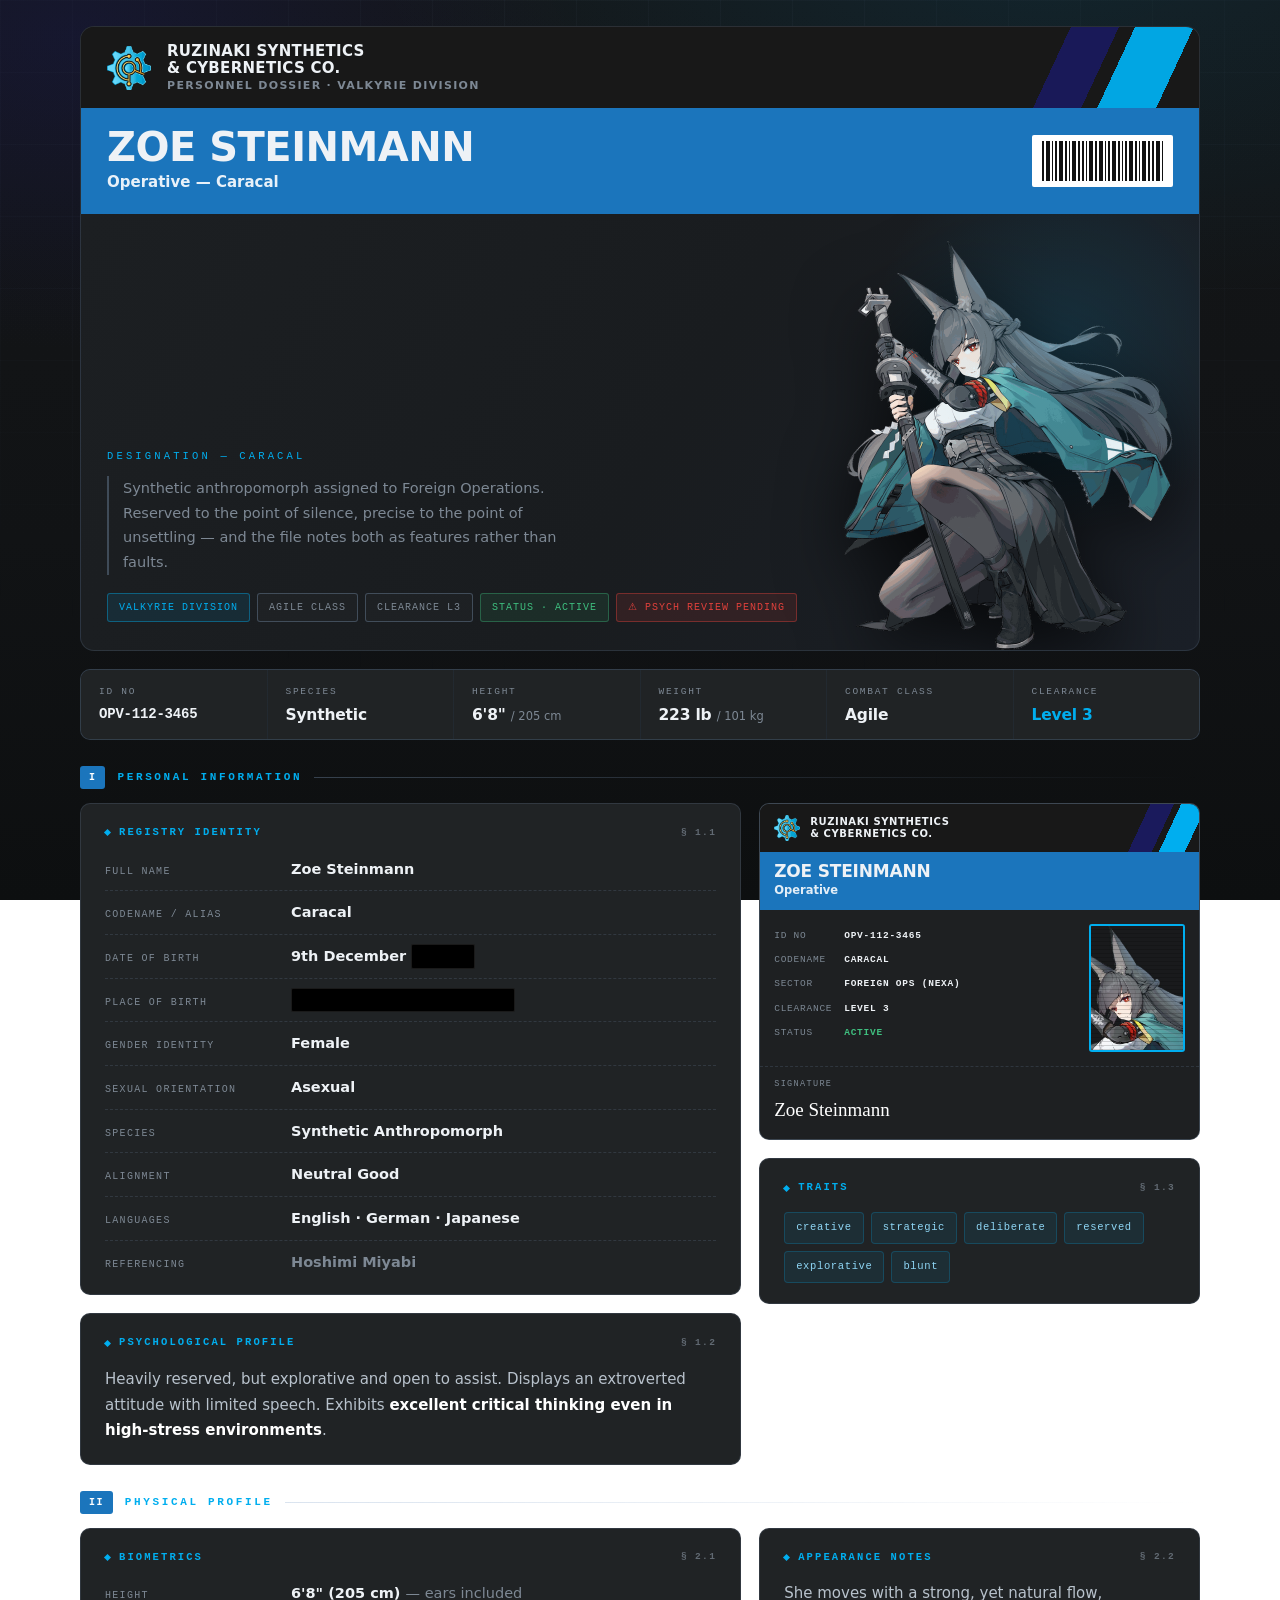
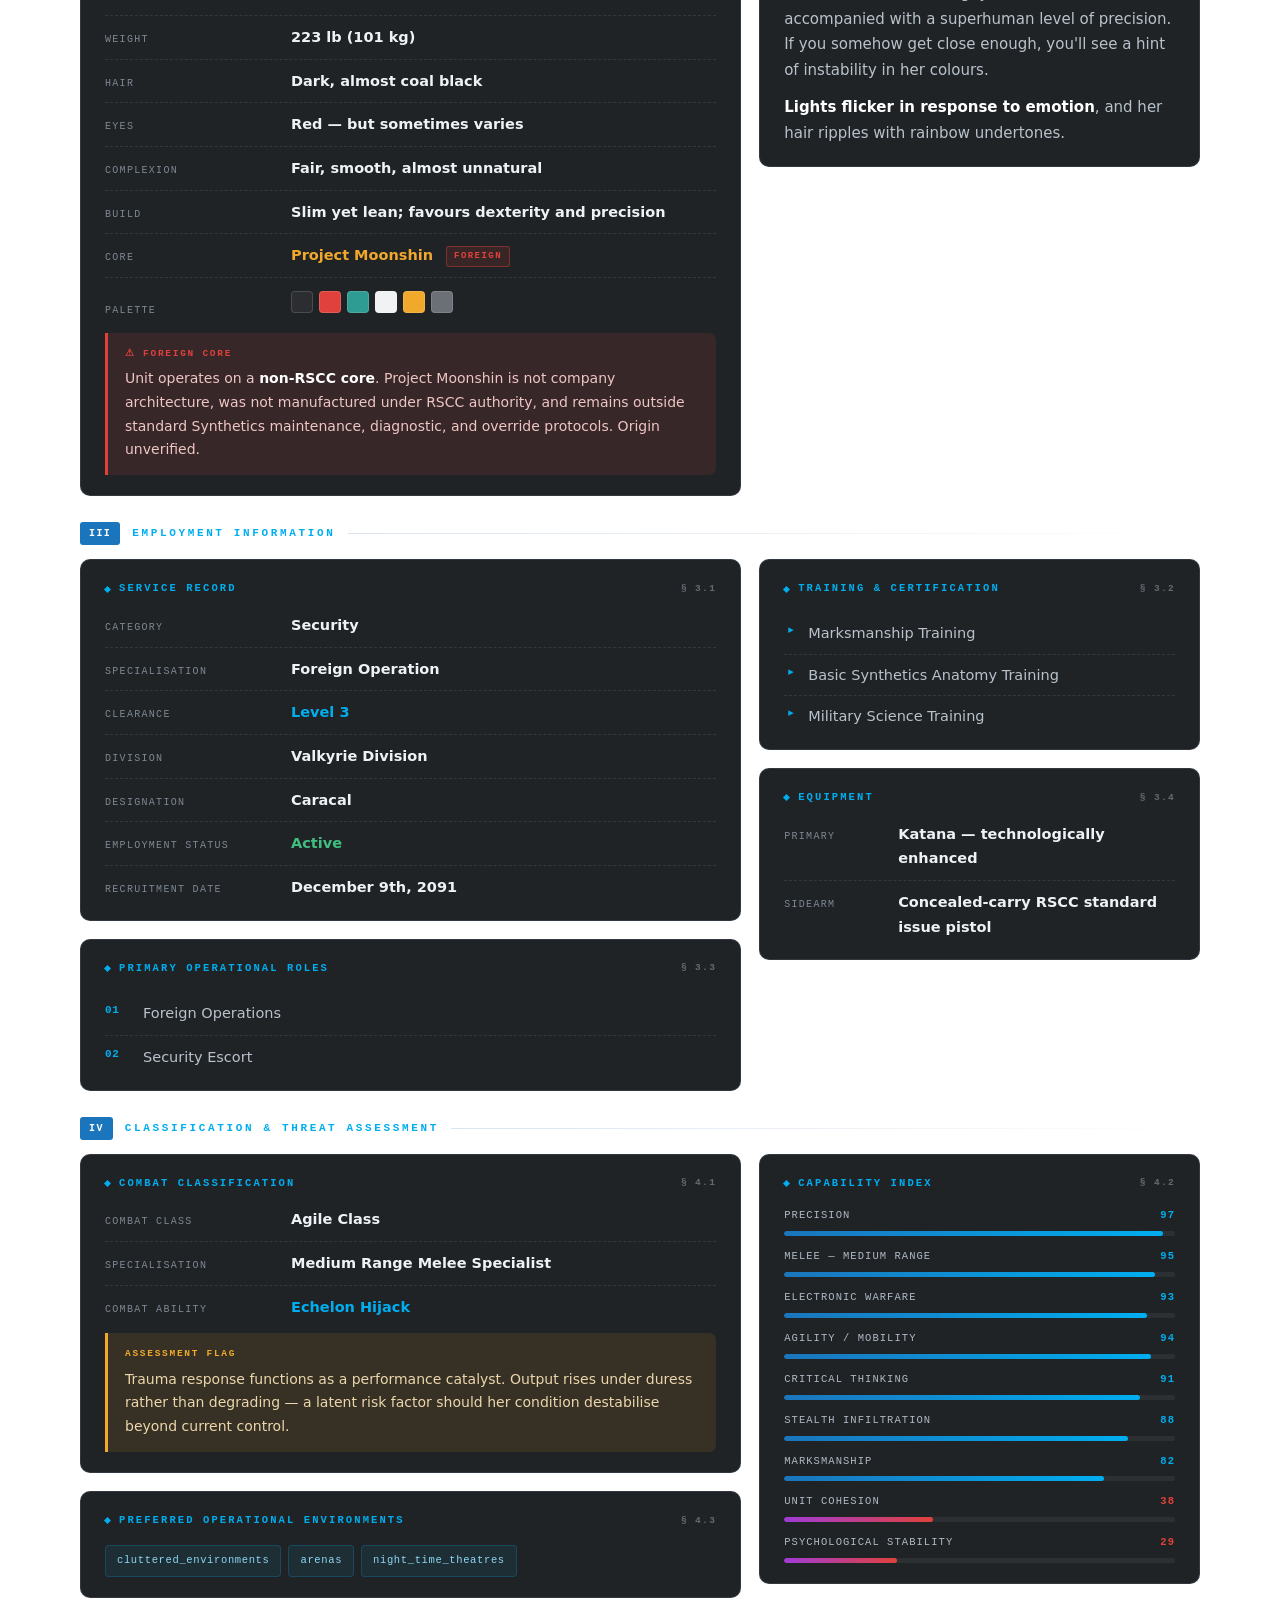
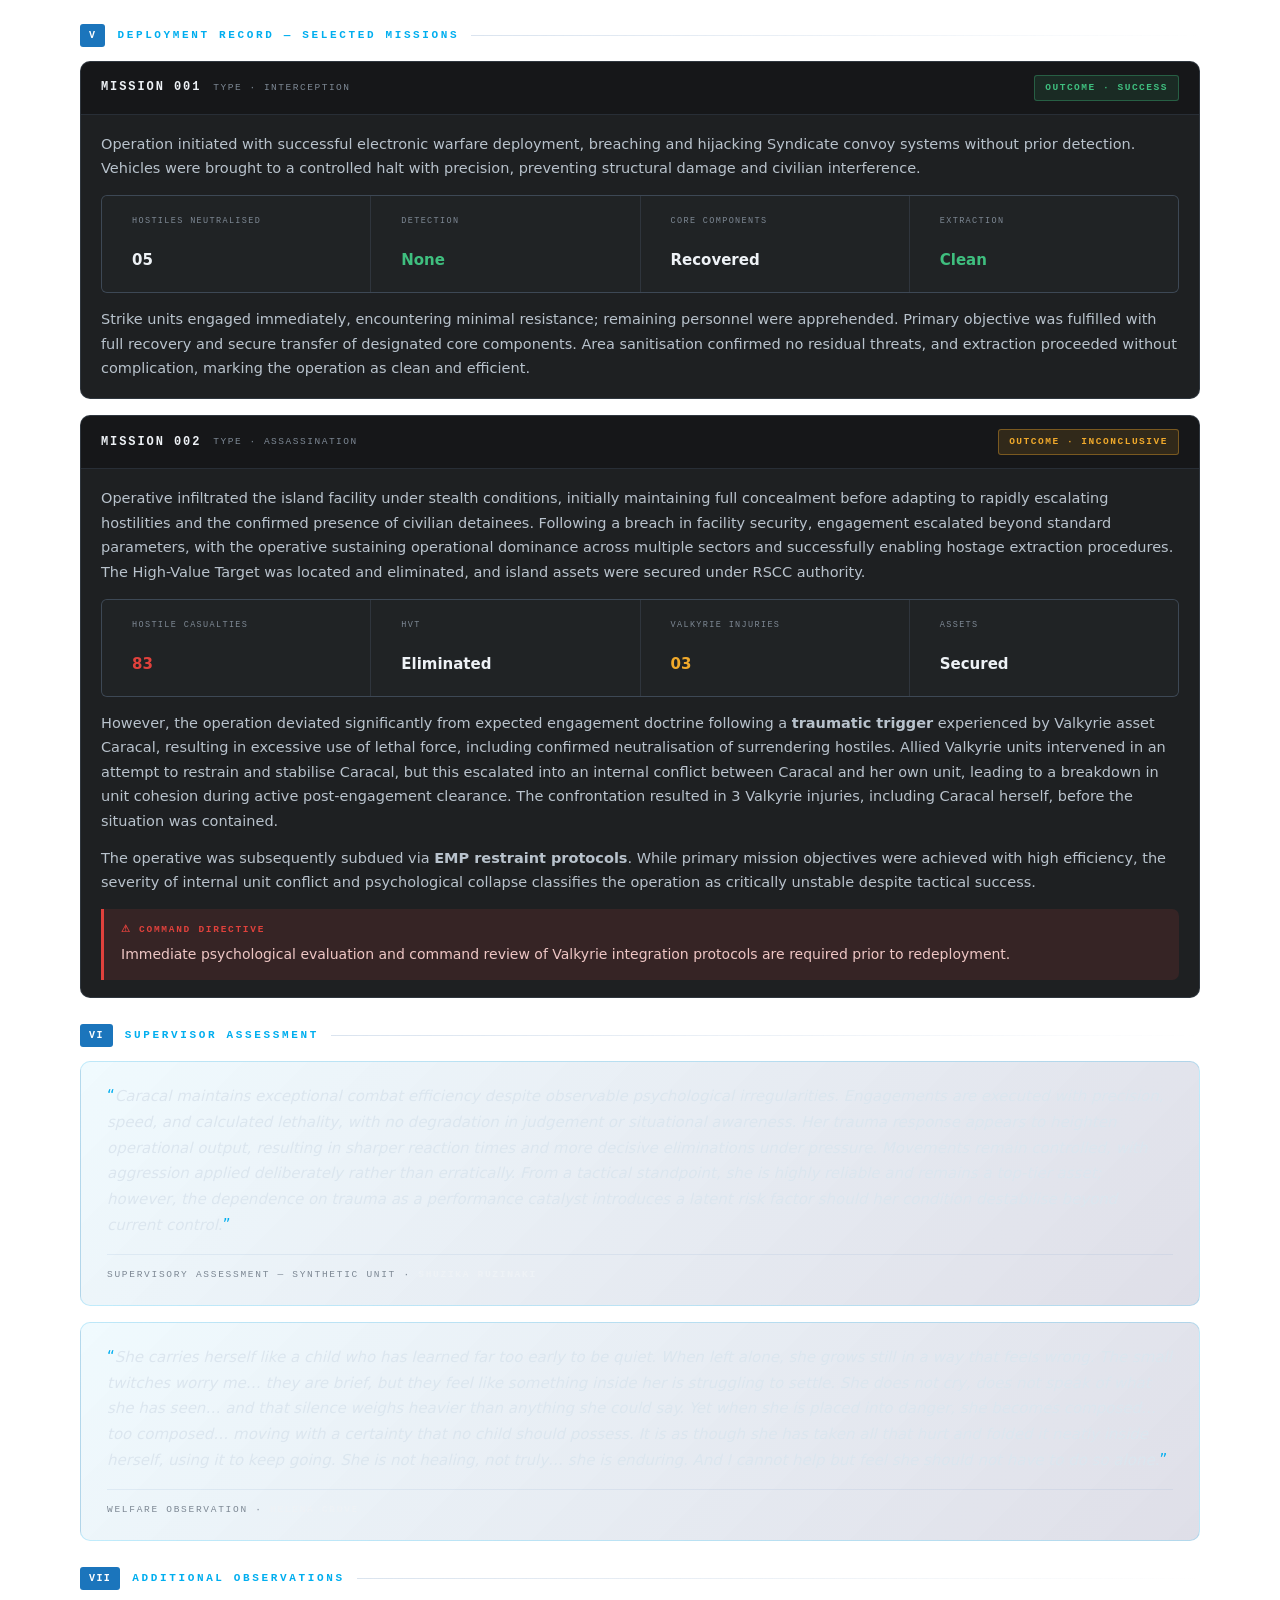
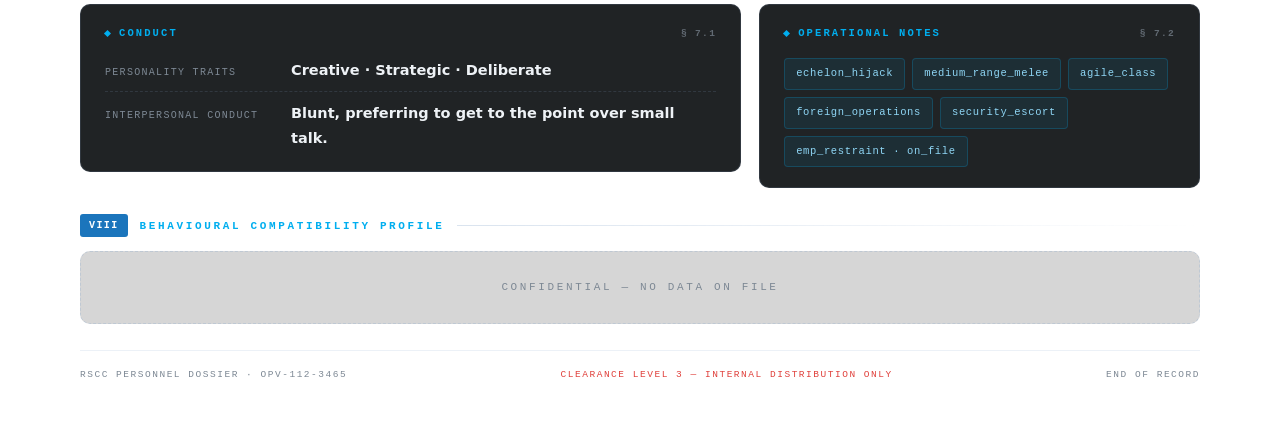
<file: zoe_steinmann_profile.html>
<!DOCTYPE html>
<html lang="en">
<head>
<meta charset="UTF-8">
<meta name="viewport" content="width=device-width, initial-scale=1.0">
<title>RSCC Personnel Dossier — Z. Steinmann "Caracal"</title>
<style>
  :root{
    --ink:#181818;
    --ink2:#1e2022;
    --panel:#202325;
    --panel2:#26292c;
    --blue:#1b75bc;
    --blue-lt:#00aeef;
    --blue-deep:#1a1a5c;
    --line:rgba(140,170,205,.16);
    --line2:rgba(140,170,205,.32);
    --txt:#eef2f6;
    --body:#b8c2cc;
    --dim:#7d8894;
    --red:#e0413c;
    --red-soft:rgba(224,65,60,.12);
    --amber:#f0a92b;
    --green:#3fbf7f;
    --mono:ui-monospace,"SF Mono",SFMono-Regular,"JetBrains Mono","Cascadia Mono",Menlo,Consolas,"Liberation Mono",monospace;
    --sans:"Inter","Segoe UI",system-ui,-apple-system,"Helvetica Neue",Arial,sans-serif;
  }
  *{box-sizing:border-box;}
  html{scroll-behavior:smooth;}
  body{
    margin:0;padding:0 0 60px;
    background:
      radial-gradient(1100px 620px at 82% -8%, rgba(0,174,239,.10), transparent 62%),
      radial-gradient(820px 520px at 6% 4%, rgba(26,26,92,.34), transparent 60%),
      linear-gradient(180deg,#141618 0%,#111315 60%,#0d0f10 100%);
    background-attachment:fixed;
    color:var(--txt);font-family:var(--sans);font-size:15px;line-height:1.7;
    -webkit-font-smoothing:antialiased;min-height:100vh;
  }
  body::before{
    content:"";position:fixed;inset:0;z-index:0;pointer-events:none;
    background-image:
      linear-gradient(rgba(140,170,205,.04) 1px,transparent 1px),
      linear-gradient(90deg,rgba(140,170,205,.04) 1px,transparent 1px);
    background-size:72px 72px;
    mask-image:radial-gradient(ellipse 94% 60% at 50% 18%,#000 26%,transparent 100%);
    -webkit-mask-image:radial-gradient(ellipse 94% 60% at 50% 18%,#000 26%,transparent 100%);
  }
  .wrap{max-width:1160px;margin:0 auto;padding:0 20px;position:relative;z-index:1;}

  /* ══ CARD-STYLE MASTHEAD (mirrors the ID card) ══ */
  .masthead{
    margin:26px 0 0;border-radius:14px 14px 0 0;overflow:hidden;
    border:1px solid var(--line);border-bottom:0;
    background:var(--ink);position:relative;
  }
  .mh-top{
    display:flex;align-items:center;gap:16px;
    padding:16px 26px;background:var(--ink);position:relative;overflow:hidden;
  }
  .mh-top::after{
    content:"";position:absolute;top:0;right:0;height:100%;width:230px;
    background:
      linear-gradient(115deg,transparent 0 38%,var(--blue-deep) 38% 56%,transparent 56%),
      linear-gradient(115deg,transparent 0 62%,var(--blue-lt) 62% 84%,transparent 84%);
    opacity:.95;
  }
  .mh-top img{width:44px;height:44px;display:block;flex:0 0 auto;}
  .mh-top .org{
    font-weight:800;letter-spacing:.02em;line-height:1.15;font-size:15px;text-transform:uppercase;
  }
  .mh-top .org small{display:block;font-size:11px;font-weight:600;color:var(--dim);letter-spacing:.12em;margin-top:2px;}

  .mh-band{
    background:var(--blue);padding:18px 26px;display:flex;align-items:center;
    gap:20px;flex-wrap:wrap;position:relative;
  }
  .mh-band h1{
    margin:0;font-size:clamp(26px,4.2vw,40px);font-weight:800;letter-spacing:-.5px;line-height:1.05;
    text-transform:uppercase;
  }
  .mh-band .role{font-size:15px;font-weight:600;color:rgba(255,255,255,.9);margin-top:2px;}
  .barcode{
    margin-left:auto;display:flex;gap:2px;align-items:stretch;height:52px;
    padding:6px 10px;background:#fff;border-radius:2px;
  }
  .barcode i{display:block;width:2px;background:#111;}
  .barcode i.w{width:4px;}
  .barcode i.s{width:1px;}

  /* hero body */
  .hero{
    border:1px solid var(--line);border-top:0;border-radius:0 0 14px 14px;
    background:linear-gradient(120deg,#1c1f22 0%,#191c1f 52%,#1b2028 100%);
    padding:26px 26px 0;position:relative;overflow:hidden;margin-bottom:18px;
  }
  .hero::after{
    content:"";position:absolute;right:-80px;top:-90px;width:420px;height:420px;border-radius:50%;
    background:radial-gradient(circle,rgba(0,174,239,.12),transparent 66%);pointer-events:none;
  }
  .hero-inner{display:flex;gap:28px;align-items:flex-end;flex-wrap:wrap;}
  .hero-text{flex:1 1 380px;min-width:290px;padding-bottom:28px;}
  .codename{
    font-family:var(--mono);font-size:10.5px;letter-spacing:.3em;color:var(--blue-lt);
    text-transform:uppercase;margin-bottom:10px;
  }
  .tagline{
    margin:0;color:var(--dim);max-width:52ch;font-size:14.5px;
    border-left:2px solid var(--line2);padding-left:14px;
  }
  .chips{display:flex;gap:7px;flex-wrap:wrap;margin-top:18px;}
  .chip{
    font-family:var(--mono);font-size:10px;letter-spacing:.1em;text-transform:uppercase;
    padding:5px 11px;border-radius:3px;border:1px solid var(--line2);
    color:var(--dim);background:rgba(255,255,255,.02);
  }
  .chip.blue{color:var(--blue-lt);border-color:rgba(0,174,239,.4);background:rgba(0,174,239,.1);}
  .chip.green{color:var(--green);border-color:rgba(63,191,127,.36);background:rgba(63,191,127,.1);}
  .chip.red{color:var(--red);border-color:rgba(224,65,60,.4);background:var(--red-soft);}

  .hero-fig{position:relative;flex:0 0 330px;width:330px;align-self:flex-end;margin:0 0 -1px;}
  .hero-fig img{display:block;width:100%;height:auto;filter:drop-shadow(0 20px 34px rgba(0,0,0,.7));}
  .hero-fig .glow{
    position:absolute;left:50%;bottom:4%;transform:translateX(-50%);
    width:78%;height:58%;border-radius:50%;z-index:-1;
    background:radial-gradient(ellipse,rgba(0,174,239,.22),transparent 68%);filter:blur(26px);
  }

  /* ══ VITALS ══ */
  .vitals{
    display:grid;grid-template-columns:repeat(auto-fit,minmax(136px,1fr));
    gap:1px;background:var(--line);border:1px solid var(--line);
    border-radius:10px;overflow:hidden;margin-bottom:18px;
  }
  .vital{background:var(--panel);padding:14px 18px;transition:background .2s;}
  .vital:hover{background:var(--panel2);}
  .vital .k{
    font-family:var(--mono);font-size:9.5px;letter-spacing:.18em;color:var(--dim);
    text-transform:uppercase;margin-bottom:5px;
  }
  .vital .v{font-size:15.5px;font-weight:650;letter-spacing:-.2px;line-height:1.3;}
  .vital .v small{font-size:11.5px;color:var(--dim);font-weight:500;letter-spacing:0;}

  /* ══ SECTION HEADS ══ */
  .sec-title{
    display:flex;align-items:center;gap:12px;margin:26px 0 14px;
    font-family:var(--mono);font-size:11px;letter-spacing:.24em;
    text-transform:uppercase;color:var(--blue-lt);font-weight:600;
  }
  .sec-title .rn{
    background:var(--blue);color:#fff;padding:3px 9px;border-radius:3px;
    font-size:10px;letter-spacing:.14em;font-weight:700;
  }
  .sec-title .rule{flex:1;height:1px;background:linear-gradient(90deg,var(--line2),transparent);}

  .cols{display:grid;grid-template-columns:1.5fr 1fr;gap:18px;align-items:start;}
  .stack{display:flex;flex-direction:column;gap:18px;}
  @media (max-width:900px){
    .cols{grid-template-columns:1fr;}
    .hero-inner{flex-direction:column-reverse;align-items:center;}
    .hero-fig{flex:0 0 auto;width:min(82%,290px);}
    .hero-text{padding-bottom:6px;}
    .mh-band{padding:16px 20px;}
    .barcode{display:none;}
  }

  .card{background:var(--panel);border:1px solid var(--line);border-radius:10px;padding:20px 24px;}
  .card h3{
    margin:0 0 15px;font-family:var(--mono);font-size:10.5px;letter-spacing:.2em;
    text-transform:uppercase;color:var(--blue-lt);font-weight:600;
    display:flex;align-items:center;gap:9px;
  }
  .card h3::before{content:"";width:5px;height:5px;background:var(--blue-lt);transform:rotate(45deg);flex:0 0 auto;}
  .card h3 .n{margin-left:auto;color:var(--dim);font-size:9.5px;letter-spacing:.14em;opacity:.7;}
  .card p{margin:0 0 12px;color:var(--body);}
  .card p:last-child{margin-bottom:0;}
  .card strong{color:#fff;font-weight:650;}

  /* ══ FIELD ROWS ══ */
  .fields{display:flex;flex-direction:column;}
  .field{
    display:grid;grid-template-columns:172px 1fr;gap:14px;align-items:baseline;
    padding:9px 0;border-bottom:1px dashed var(--line);
  }
  .field:first-child{padding-top:0;}
  .field:last-child{border-bottom:0;padding-bottom:0;}
  .field .k{
    font-family:var(--mono);font-size:10px;letter-spacing:.13em;text-transform:uppercase;color:var(--dim);
  }
  .field .v{font-size:14.5px;color:var(--txt);font-weight:550;}
  .field .v.mono{font-family:var(--mono);font-size:13px;letter-spacing:.04em;}
  @media (max-width:520px){ .field{grid-template-columns:1fr;gap:2px;} }

  .tagx{
    display:inline-block;vertical-align:middle;margin-left:8px;
    font-family:var(--mono);font-size:9px;letter-spacing:.16em;text-transform:uppercase;
    font-weight:700;color:var(--red);padding:2px 7px;border-radius:3px;
    background:var(--red-soft);border:1px solid rgba(224,65,60,.42);
  }

  .redact{
    display:inline-block;background:#000;color:transparent;user-select:none;
    border-radius:2px;padding:0 2px;letter-spacing:.05em;
    box-shadow:inset 0 0 0 1px rgba(255,255,255,.1);
  }

  /* ══ ID CARD MINI ══ */
  .idcard{
    background:var(--ink);border:1px solid var(--line2);border-radius:10px;overflow:hidden;
  }
  .idcard .top{
    display:flex;align-items:center;gap:10px;padding:11px 14px;background:var(--ink);
    position:relative;overflow:hidden;
  }
  .idcard .top::after{
    content:"";position:absolute;top:0;right:0;height:100%;width:96px;
    background:
      linear-gradient(115deg,transparent 0 40%,var(--blue-deep) 40% 60%,transparent 60%),
      linear-gradient(115deg,transparent 0 66%,var(--blue-lt) 66% 88%,transparent 88%);
  }
  .idcard .top img{width:26px;height:26px;}
  .idcard .top b{font-size:10px;letter-spacing:.06em;line-height:1.2;text-transform:uppercase;}
  .idcard .band{background:var(--blue);padding:10px 14px;}
  .idcard .band .nm{font-size:17px;font-weight:800;text-transform:uppercase;letter-spacing:-.2px;line-height:1.1;}
  .idcard .band .rl{font-size:11.5px;font-weight:600;color:rgba(255,255,255,.88);}
  .idcard .body{display:flex;gap:12px;padding:14px;background:var(--ink2);}
  .idcard .rows{flex:1;min-width:0;}
  .idcard .rows .r{
    display:flex;gap:8px;font-family:var(--mono);font-size:9.5px;letter-spacing:.08em;
    padding:4px 0;text-transform:uppercase;
  }
  .idcard .rows .r span:first-child{color:var(--dim);flex:0 0 62px;}
  .idcard .rows .r span:last-child{color:var(--txt);font-weight:600;}
  .idcard .photo{
    flex:0 0 96px;width:96px;border:2px solid var(--blue-lt);border-radius:3px;overflow:hidden;
    background:#181a1c;position:relative;align-self:flex-start;
  }
  .idcard .photo img{display:block;width:100%;height:auto;}
  .idcard .photo .scan{
    position:absolute;inset:0;pointer-events:none;
    background:repeating-linear-gradient(180deg,transparent 0 3px,rgba(0,0,0,.16) 3px 4px);
  }
  .idcard .sig{
    padding:0 14px 13px;background:var(--ink2);
    font-family:"Segoe Script","Brush Script MT",cursive;font-size:19px;color:#fff;
    border-top:1px dashed var(--line);margin-top:0;padding-top:10px;
  }
  .idcard .sig small{
    display:block;font-family:var(--mono);font-size:8.5px;letter-spacing:.16em;
    color:var(--dim);text-transform:uppercase;margin-bottom:2px;
  }

  /* ══ STATS ══ */
  .stat{margin-bottom:12px;}
  .stat:last-child{margin-bottom:0;}
  .stat .row{
    display:flex;justify-content:space-between;align-items:baseline;
    font-family:var(--mono);font-size:10.5px;letter-spacing:.1em;text-transform:uppercase;margin-bottom:6px;
  }
  .stat .row span:first-child{color:#aeb9c5;}
  .stat .row span:last-child{color:var(--blue-lt);font-weight:600;}
  .bar{height:5px;border-radius:3px;background:rgba(255,255,255,.06);overflow:hidden;}
  .bar i{
    display:block;height:100%;border-radius:3px;transform-origin:left;
    background:linear-gradient(90deg,var(--blue),var(--blue-lt));
    animation:grow 1.1s cubic-bezier(.22,1,.36,1) forwards;
  }
  .bar i.warn{background:linear-gradient(90deg,#a03bd6,var(--red));}
  @keyframes grow{from{transform:scaleX(0)}to{transform:scaleX(1)}}

  /* ══ TAGS ══ */
  .tags{display:flex;flex-wrap:wrap;gap:7px;}
  .tag{
    font-family:var(--mono);font-size:10.5px;letter-spacing:.06em;padding:6px 11px;border-radius:4px;
    background:rgba(0,174,239,.08);border:1px solid rgba(0,174,239,.22);color:#8fd6f5;transition:.18s;
  }
  .tag:hover{background:rgba(0,174,239,.16);border-color:rgba(0,174,239,.45);color:#fff;}

  /* ══ ORDERED LISTS ══ */
  ol.roles{margin:0;padding:0;list-style:none;counter-reset:r;}
  ol.roles li{
    counter-increment:r;padding:9px 0 9px 38px;position:relative;
    border-bottom:1px dashed var(--line);font-size:14.5px;color:var(--body);
  }
  ol.roles li:last-child{border-bottom:0;padding-bottom:0;}
  ol.roles li::before{
    content:counter(r,decimal-leading-zero);position:absolute;left:0;top:9px;
    font-family:var(--mono);font-size:11px;color:var(--blue-lt);font-weight:700;letter-spacing:.06em;
  }
  ul.certs{margin:0;padding:0;list-style:none;}
  ul.certs li{
    padding:8px 0 8px 24px;position:relative;border-bottom:1px dashed var(--line);
    font-size:14.5px;color:var(--body);
  }
  ul.certs li:last-child{border-bottom:0;padding-bottom:0;}
  ul.certs li::before{
    content:"▸";position:absolute;left:4px;top:8px;color:var(--blue-lt);font-size:11px;
  }

  /* ══ MISSION LOGS ══ */
  .mission{
    background:var(--ink2);border:1px solid var(--line);border-radius:10px;overflow:hidden;
  }
  .mission + .mission{margin-top:16px;}
  .mission .mh{
    display:flex;align-items:center;gap:12px;flex-wrap:wrap;
    padding:13px 20px;background:rgba(0,0,0,.28);border-bottom:1px solid var(--line);
  }
  .mission .mh .id{
    font-family:var(--mono);font-size:12px;letter-spacing:.16em;font-weight:700;color:var(--txt);
  }
  .mission .mh .ty{
    font-family:var(--mono);font-size:9.5px;letter-spacing:.16em;text-transform:uppercase;color:var(--dim);
  }
  .mission .mh .oc{
    margin-left:auto;font-family:var(--mono);font-size:9.5px;letter-spacing:.16em;
    text-transform:uppercase;font-weight:700;padding:4px 10px;border-radius:3px;
  }
  .oc.ok{color:var(--green);background:rgba(63,191,127,.12);border:1px solid rgba(63,191,127,.35);}
  .oc.inc{color:var(--amber);background:rgba(240,169,43,.12);border:1px solid rgba(240,169,43,.38);}
  .mission .mb{padding:17px 20px;}
  .mission .mb p{margin:0 0 12px;color:var(--body);font-size:14.5px;}
  .mission .mb p:last-child{margin-bottom:0;}
  .mstats{
    display:flex;gap:1px;background:var(--line);border:1px solid var(--line);
    border-radius:6px;overflow:hidden;margin:14px 0;flex-wrap:wrap;
  }
  .mstats div{background:var(--panel);padding:9px 15px;flex:1 1 96px;}
  .mstats .k{
    font-family:var(--mono);font-size:8.5px;letter-spacing:.16em;color:var(--dim);
    text-transform:uppercase;margin-bottom:2px;
  }
  .mstats .v{font-size:15px;font-weight:700;}
  .mstats .v.red{color:var(--red);}
  .mstats .v.amber{color:var(--amber);}

  .note{
    border-left:3px solid var(--red);background:var(--red-soft);border-radius:0 7px 7px 0;
    padding:13px 17px;font-size:14px;color:#eec6c4;margin-top:14px;
  }
  .note .lbl{
    font-family:var(--mono);font-size:9.5px;letter-spacing:.18em;text-transform:uppercase;
    color:var(--red);font-weight:700;display:block;margin-bottom:5px;
  }
  .note.amber{border-left-color:var(--amber);background:rgba(240,169,43,.1);color:#ecd7ac;}
  .note.amber .lbl{color:var(--amber);}

  /* ══ ASSESSMENTS ══ */
  .assess{
    background:linear-gradient(135deg,rgba(0,174,239,.06),rgba(26,26,92,.14));
    border:1px solid rgba(0,174,239,.2);border-radius:10px;padding:22px 26px;
  }
  .assess + .assess{margin-top:16px;}
  .assess .q{
    margin:0;font-size:15px;line-height:1.72;color:#dbe6ef;font-style:italic;
  }
  .assess .q::before{content:"“";color:var(--blue-lt);font-style:normal;}
  .assess .q::after{content:"”";color:var(--blue-lt);font-style:normal;}
  .assess .by{
    margin-top:15px;padding-top:12px;border-top:1px solid var(--line);
    font-family:var(--mono);font-size:9.5px;letter-spacing:.18em;text-transform:uppercase;color:var(--dim);
  }
  .assess .by b{color:var(--txt);font-weight:700;}

  /* ══ APPEARANCE ══ */
  .swatches{display:flex;gap:6px;margin-top:4px;}
  .sw{width:22px;height:22px;border-radius:4px;border:1px solid rgba(255,255,255,.14);}

  .na{
    text-align:center;padding:26px;color:var(--dim);
    font-family:var(--mono);font-size:11px;letter-spacing:.24em;text-transform:uppercase;
    border:1px dashed var(--line2);border-radius:10px;background:rgba(0,0,0,.16);
  }

  footer{
    margin-top:26px;padding-top:16px;border-top:1px solid var(--line);
    display:flex;justify-content:space-between;gap:12px;flex-wrap:wrap;
    font-family:var(--mono);font-size:9.5px;letter-spacing:.16em;text-transform:uppercase;color:var(--dim);
  }
  footer .cf{color:var(--red);}

  @media print{
    body{background:#fff;color:#111;padding:0;}
    body::before{display:none;}
    .card,.hero,.vitals,.assess,.mission,.idcard{border-color:#ccc;background:#fff;}
  }
</style>
</head>
<body>
<div class="wrap">

  <!-- ══ MASTHEAD ══ -->
  <div class="masthead">
    <div class="mh-top">
      <img src="[data-uri]" alt="RSCC logo">
      <div class="org">Ruzinaki Synthetics<br>&amp; Cybernetics Co.
        <small>Personnel Dossier · Valkyrie Division</small>
      </div>
    </div>
    <div class="mh-band">
      <div>
        <h1>Zoe Steinmann</h1>
        <div class="role">Operative — Caracal</div>
      </div>
      <div class="barcode" aria-hidden="true">
        <i></i><i class="w"></i><i class="s"></i><i></i><i class="w"></i><i></i><i class="s"></i>
        <i class="w"></i><i></i><i></i><i class="s"></i><i class="w"></i><i></i><i class="w"></i>
        <i class="s"></i><i></i><i class="w"></i><i></i><i class="s"></i><i></i><i class="w"></i>
        <i></i><i class="s"></i><i class="w"></i><i></i><i></i><i class="w"></i><i class="s"></i>
      </div>
    </div>
  </div>

  <header class="hero">
    <div class="hero-inner">
      <div class="hero-text">
        <div class="codename">Designation — Caracal</div>
        <p class="tagline">
          Synthetic anthropomorph assigned to Foreign Operations. Reserved to the point of silence,
          precise to the point of unsettling — and the file notes both as features rather than faults.
        </p>
        <div class="chips">
          <span class="chip blue">Valkyrie Division</span>
          <span class="chip">Agile Class</span>
          <span class="chip">Clearance L3</span>
          <span class="chip green">Status · Active</span>
          <span class="chip red">⚠ Psych Review Pending</span>
        </div>
      </div>
      <figure class="hero-fig" style="margin:0;">
        <span class="glow"></span>
        <img src="[data-uri]" alt="Zoe Steinmann, codename Caracal, full body">
      </figure>
    </div>
  </header>

  <!-- ══ VITALS ══ -->
  <section class="vitals">
    <div class="vital"><div class="k">ID No</div><div class="v" style="font-family:var(--mono);font-size:14px">OPV-112-3465</div></div>
    <div class="vital"><div class="k">Species</div><div class="v">Synthetic</div></div>
    <div class="vital"><div class="k">Height</div><div class="v">6'8" <small>/ 205 cm</small></div></div>
    <div class="vital"><div class="k">Weight</div><div class="v">223 lb <small>/ 101 kg</small></div></div>
    <div class="vital"><div class="k">Combat Class</div><div class="v">Agile</div></div>
    <div class="vital"><div class="k">Clearance</div><div class="v" style="color:var(--blue-lt)">Level 3</div></div>
  </section>

  <!-- ══ I ══ -->
  <div class="sec-title"><span class="rn">I</span> Personal Information <span class="rule"></span></div>
  <div class="cols">
    <div class="stack">
      <section class="card">
        <h3>Registry Identity <span class="n">§ 1.1</span></h3>
        <div class="fields">
          <div class="field"><span class="k">Full Name</span><span class="v">Zoe Steinmann</span></div>
          <div class="field"><span class="k">Codename / Alias</span><span class="v">Caracal</span></div>
          <div class="field"><span class="k">Date of Birth</span><span class="v">9th December <span class="redact">█████</span></span></div>
          <div class="field"><span class="k">Place of Birth</span><span class="v"><span class="redact">██████ ████████████</span></span></div>
          <div class="field"><span class="k">Gender Identity</span><span class="v">Female</span></div>
          <div class="field"><span class="k">Sexual Orientation</span><span class="v">Asexual</span></div>
          <div class="field"><span class="k">Species</span><span class="v">Synthetic Anthropomorph</span></div>
          <div class="field"><span class="k">Alignment</span><span class="v">Neutral Good</span></div>
          <div class="field"><span class="k">Languages</span><span class="v">English · German · Japanese</span></div>
          <div class="field"><span class="k">Referencing</span><span class="v" style="color:var(--dim)">Hoshimi Miyabi</span></div>
        </div>
      </section>

      <section class="card">
        <h3>Psychological Profile <span class="n">§ 1.2</span></h3>
        <p>
          Heavily reserved, but explorative and open to assist. Displays an extroverted attitude with
          limited speech. Exhibits <strong>excellent critical thinking even in high-stress
          environments</strong>.
        </p>
      </section>
    </div>

    <div class="stack">
      <div class="idcard">
        <div class="top">
          <img src="[data-uri]" alt="">
          <b>Ruzinaki Synthetics<br>&amp; Cybernetics Co.</b>
        </div>
        <div class="band">
          <div class="nm">Zoe Steinmann</div>
          <div class="rl">Operative</div>
        </div>
        <div class="body">
          <div class="rows">
            <div class="r"><span>ID No</span><span>OPV-112-3465</span></div>
            <div class="r"><span>Codename</span><span>Caracal</span></div>
            <div class="r"><span>Sector</span><span>Foreign Ops (NEXA)</span></div>
            <div class="r"><span>Clearance</span><span>Level 3</span></div>
            <div class="r"><span>Status</span><span style="color:var(--green)">Active</span></div>
          </div>
          <div class="photo">
            <img src="[data-uri]" alt="Identification photograph of Zoe Steinmann">
            <span class="scan"></span>
          </div>
        </div>
        <div class="sig"><small>Signature</small>Zoe Steinmann</div>
      </div>

      <section class="card">
        <h3>Traits <span class="n">§ 1.3</span></h3>
        <div class="tags">
          <span class="tag">creative</span>
          <span class="tag">strategic</span>
          <span class="tag">deliberate</span>
          <span class="tag">reserved</span>
          <span class="tag">explorative</span>
          <span class="tag">blunt</span>
        </div>
      </section>
    </div>
  </div>

  <!-- ══ II ══ -->
  <div class="sec-title"><span class="rn">II</span> Physical Profile <span class="rule"></span></div>
  <div class="cols">
    <div class="stack">
      <section class="card">
        <h3>Biometrics <span class="n">§ 2.1</span></h3>
        <div class="fields">
          <div class="field"><span class="k">Height</span><span class="v">6'8" (205 cm) <span style="color:var(--dim);font-weight:400">— ears included</span></span></div>
          <div class="field"><span class="k">Weight</span><span class="v">223 lb (101 kg)</span></div>
          <div class="field"><span class="k">Hair</span><span class="v">Dark, almost coal black</span></div>
          <div class="field"><span class="k">Eyes</span><span class="v">Red — but sometimes varies</span></div>
          <div class="field"><span class="k">Complexion</span><span class="v">Fair, smooth, almost unnatural</span></div>
          <div class="field"><span class="k">Build</span><span class="v">Slim yet lean; favours dexterity and precision</span></div>
          <div class="field"><span class="k">Core</span><span class="v" style="color:var(--amber);font-weight:700">Project Moonshin <span class="tagx">Foreign</span></span></div>
          <div class="field"><span class="k">Palette</span><span class="v">
            <span class="swatches">
              <span class="sw" style="background:#2b2d31" title="Coal black hair"></span>
              <span class="sw" style="background:#e0413c" title="Red eyes"></span>
              <span class="sw" style="background:#2f9c93" title="Teal coat"></span>
              <span class="sw" style="background:#f0f2f4" title="Fair complexion"></span>
              <span class="sw" style="background:#f0a92b" title="Trim gold"></span>
              <span class="sw" style="background:#6b7076" title="Steel"></span>
            </span>
          </span></div>
        </div>

        <div class="note">
          <span class="lbl">⚠ Foreign Core</span>
          Unit operates on a <strong>non-RSCC core</strong>. Project Moonshin is not company
          architecture, was not manufactured under RSCC authority, and remains outside standard
          Synthetics maintenance, diagnostic, and override protocols. Origin unverified.
        </div>
      </section>
    </div>
    <div class="stack">
      <section class="card">
        <h3>Appearance Notes <span class="n">§ 2.2</span></h3>
        <p>
          She moves with a strong, yet natural flow, accompanied with a superhuman level of precision.
          If you somehow get close enough, you'll see a hint of instability in her colours.
        </p>
        <p>
          <strong>Lights flicker in response to emotion</strong>, and her hair ripples with rainbow
          undertones.
        </p>
      </section>
    </div>
  </div>

  <!-- ══ III ══ -->
  <div class="sec-title"><span class="rn">III</span> Employment Information <span class="rule"></span></div>
  <div class="cols">
    <div class="stack">
      <section class="card">
        <h3>Service Record <span class="n">§ 3.1</span></h3>
        <div class="fields">
          <div class="field"><span class="k">Category</span><span class="v">Security</span></div>
          <div class="field"><span class="k">Specialisation</span><span class="v">Foreign Operation</span></div>
          <div class="field"><span class="k">Clearance</span><span class="v" style="color:var(--blue-lt)">Level 3</span></div>
          <div class="field"><span class="k">Division</span><span class="v">Valkyrie Division</span></div>
          <div class="field"><span class="k">Designation</span><span class="v">Caracal</span></div>
          <div class="field"><span class="k">Employment Status</span><span class="v" style="color:var(--green)">Active</span></div>
          <div class="field"><span class="k">Recruitment Date</span><span class="v">December 9th, 2091</span></div>
        </div>
      </section>

      <section class="card">
        <h3>Primary Operational Roles <span class="n">§ 3.3</span></h3>
        <ol class="roles">
          <li>Foreign Operations</li>
          <li>Security Escort</li>
        </ol>
      </section>
    </div>

    <div class="stack">
      <section class="card">
        <h3>Training &amp; Certification <span class="n">§ 3.2</span></h3>
        <ul class="certs">
          <li>Marksmanship Training</li>
          <li>Basic Synthetics Anatomy Training</li>
          <li>Military Science Training</li>
        </ul>
      </section>

      <section class="card">
        <h3>Equipment <span class="n">§ 3.4</span></h3>
        <div class="fields">
          <div class="field" style="grid-template-columns:100px 1fr"><span class="k">Primary</span><span class="v">Katana — technologically enhanced</span></div>
          <div class="field" style="grid-template-columns:100px 1fr"><span class="k">Sidearm</span><span class="v">Concealed-carry RSCC standard issue pistol</span></div>
        </div>
      </section>
    </div>
  </div>

  <!-- ══ IV ══ -->
  <div class="sec-title"><span class="rn">IV</span> Classification &amp; Threat Assessment <span class="rule"></span></div>
  <div class="cols">
    <div class="stack">
      <section class="card">
        <h3>Combat Classification <span class="n">§ 4.1</span></h3>
        <div class="fields">
          <div class="field"><span class="k">Combat Class</span><span class="v">Agile Class</span></div>
          <div class="field"><span class="k">Specialisation</span><span class="v">Medium Range Melee Specialist</span></div>
          <div class="field"><span class="k">Combat Ability</span><span class="v" style="color:var(--blue-lt);font-weight:700">Echelon Hijack</span></div>
        </div>
        <div class="note amber">
          <span class="lbl">Assessment Flag</span>
          Trauma response functions as a performance catalyst. Output rises under duress rather than
          degrading — a latent risk factor should her condition destabilise beyond current control.
        </div>
      </section>

      <section class="card">
        <h3>Preferred Operational Environments <span class="n">§ 4.3</span></h3>
        <div class="tags">
          <span class="tag">cluttered_environments</span>
          <span class="tag">arenas</span>
          <span class="tag">night_time_theatres</span>
        </div>
      </section>
    </div>

    <div class="stack">
      <section class="card">
        <h3>Capability Index <span class="n">§ 4.2</span></h3>
        <div class="stat"><div class="row"><span>Precision</span><span>97</span></div><div class="bar"><i style="width:97%"></i></div></div>
        <div class="stat"><div class="row"><span>Melee — Medium Range</span><span>95</span></div><div class="bar"><i style="width:95%"></i></div></div>
        <div class="stat"><div class="row"><span>Electronic Warfare</span><span>93</span></div><div class="bar"><i style="width:93%"></i></div></div>
        <div class="stat"><div class="row"><span>Agility / Mobility</span><span>94</span></div><div class="bar"><i style="width:94%"></i></div></div>
        <div class="stat"><div class="row"><span>Critical Thinking</span><span>91</span></div><div class="bar"><i style="width:91%"></i></div></div>
        <div class="stat"><div class="row"><span>Stealth Infiltration</span><span>88</span></div><div class="bar"><i style="width:88%"></i></div></div>
        <div class="stat"><div class="row"><span>Marksmanship</span><span>82</span></div><div class="bar"><i style="width:82%"></i></div></div>
        <div class="stat"><div class="row"><span>Unit Cohesion</span><span style="color:var(--red)">38</span></div><div class="bar"><i class="warn" style="width:38%"></i></div></div>
        <div class="stat"><div class="row"><span>Psychological Stability</span><span style="color:var(--red)">29</span></div><div class="bar"><i class="warn" style="width:29%"></i></div></div>
      </section>
    </div>
  </div>

  <!-- ══ V ══ -->
  <div class="sec-title"><span class="rn">V</span> Deployment Record — Selected Missions <span class="rule"></span></div>

  <article class="mission">
    <div class="mh">
      <span class="id">MISSION 001</span>
      <span class="ty">Type · Interception</span>
      <span class="oc ok">Outcome · Success</span>
    </div>
    <div class="mb">
      <p>
        Operation initiated with successful electronic warfare deployment, breaching and hijacking
        Syndicate convoy systems without prior detection. Vehicles were brought to a controlled halt
        with precision, preventing structural damage and civilian interference.
      </p>
      <div class="mstats">
        <div><div class="k">Hostiles Neutralised</div><div class="v">05</div></div>
        <div><div class="k">Detection</div><div class="v" style="color:var(--green)">None</div></div>
        <div><div class="k">Core Components</div><div class="v">Recovered</div></div>
        <div><div class="k">Extraction</div><div class="v" style="color:var(--green)">Clean</div></div>
      </div>
      <p>
        Strike units engaged immediately, encountering minimal resistance; remaining personnel were
        apprehended. Primary objective was fulfilled with full recovery and secure transfer of
        designated core components. Area sanitisation confirmed no residual threats, and extraction
        proceeded without complication, marking the operation as clean and efficient.
      </p>
    </div>
  </article>

  <article class="mission">
    <div class="mh">
      <span class="id">MISSION 002</span>
      <span class="ty">Type · Assassination</span>
      <span class="oc inc">Outcome · Inconclusive</span>
    </div>
    <div class="mb">
      <p>
        Operative infiltrated the island facility under stealth conditions, initially maintaining full
        concealment before adapting to rapidly escalating hostilities and the confirmed presence of
        civilian detainees. Following a breach in facility security, engagement escalated beyond
        standard parameters, with the operative sustaining operational dominance across multiple
        sectors and successfully enabling hostage extraction procedures. The High-Value Target was
        located and eliminated, and island assets were secured under RSCC authority.
      </p>
      <div class="mstats">
        <div><div class="k">Hostile Casualties</div><div class="v red">83</div></div>
        <div><div class="k">HVT</div><div class="v">Eliminated</div></div>
        <div><div class="k">Valkyrie Injuries</div><div class="v amber">03</div></div>
        <div><div class="k">Assets</div><div class="v">Secured</div></div>
      </div>
      <p>
        However, the operation deviated significantly from expected engagement doctrine following a
        <strong>traumatic trigger</strong> experienced by Valkyrie asset Caracal, resulting in
        excessive use of lethal force, including confirmed neutralisation of surrendering hostiles.
        Allied Valkyrie units intervened in an attempt to restrain and stabilise Caracal, but this
        escalated into an internal conflict between Caracal and her own unit, leading to a breakdown
        in unit cohesion during active post-engagement clearance. The confrontation resulted in 3
        Valkyrie injuries, including Caracal herself, before the situation was contained.
      </p>
      <p>
        The operative was subsequently subdued via <strong>EMP restraint protocols</strong>. While
        primary mission objectives were achieved with high efficiency, the severity of internal unit
        conflict and psychological collapse classifies the operation as critically unstable despite
        tactical success.
      </p>
      <div class="note">
        <span class="lbl">⚠ Command Directive</span>
        Immediate psychological evaluation and command review of Valkyrie integration protocols are
        required prior to redeployment.
      </div>
    </div>
  </article>

  <!-- ══ VI ══ -->
  <div class="sec-title"><span class="rn">VI</span> Supervisor Assessment <span class="rule"></span></div>

  <section class="assess">
    <p class="q">Caracal maintains exceptional combat efficiency despite observable psychological
      irregularities. Engagements are executed with precision, speed, and calculated lethality, with
      no degradation in judgement or situational awareness. Her trauma response appears to heighten
      operational output, resulting in sharper reaction times and more decisive eliminations under
      pressure. Movements remain controlled, with aggression applied deliberately rather than
      erratically. From a tactical standpoint, she is highly reliable and remains a top-tier asset;
      however, the dependence on trauma as a performance catalyst introduces a latent risk factor
      should her condition destabilise beyond current control.</p>
    <div class="by">Supervisory Assessment — Synthetic Unit · <b>Shuzika Ruzinaki</b></div>
  </section>

  <section class="assess">
    <p class="q">She carries herself like a child who has learned far too early to be quiet. When left
      alone, she grows still in a way that feels wrong. The small twitches worry me… they are brief,
      but they feel like something inside her is struggling to settle. She does not cry, does not
      speak of what she has seen… and that silence weighs heavier than anything she could say. Yet
      when she is placed into danger, she becomes composed… too composed… moving with a certainty that
      no child should possess. It is as though she has taken all that hurt and folded it neatly inside
      herself, using it to keep going. She is not healing, not truly… she is enduring. And I cannot
      help but feel she should not have to do so alone.</p>
    <div class="by">Welfare Observation · <b>Helena Crove</b></div>
  </section>

  <!-- ══ VII ══ -->
  <div class="sec-title"><span class="rn">VII</span> Additional Observations <span class="rule"></span></div>
  <div class="cols">
    <div class="stack">
      <section class="card">
        <h3>Conduct <span class="n">§ 7.1</span></h3>
        <div class="fields">
          <div class="field"><span class="k">Personality Traits</span><span class="v">Creative · Strategic · Deliberate</span></div>
          <div class="field"><span class="k">Interpersonal Conduct</span><span class="v">Blunt, preferring to get to the point over small talk.</span></div>
        </div>
      </section>
    </div>
    <div class="stack">
      <section class="card">
        <h3>Operational Notes <span class="n">§ 7.2</span></h3>
        <div class="tags">
          <span class="tag">echelon_hijack</span>
          <span class="tag">medium_range_melee</span>
          <span class="tag">agile_class</span>
          <span class="tag">foreign_operations</span>
          <span class="tag">security_escort</span>
          <span class="tag">emp_restraint · on_file</span>
        </div>
      </section>
    </div>
  </div>

  <!-- ══ VIII ══ -->
  <div class="sec-title"><span class="rn">VIII</span> Behavioural Compatibility Profile <span class="rule"></span></div>
  <div class="na">Confidential — No Data On File</div>

  <footer>
    <span>RSCC Personnel Dossier · OPV-112-3465</span>
    <span class="cf">Clearance Level 3 — Internal Distribution Only</span>
    <span>End of Record</span>
  </footer>

</div>
</body>
</html>
</file>
